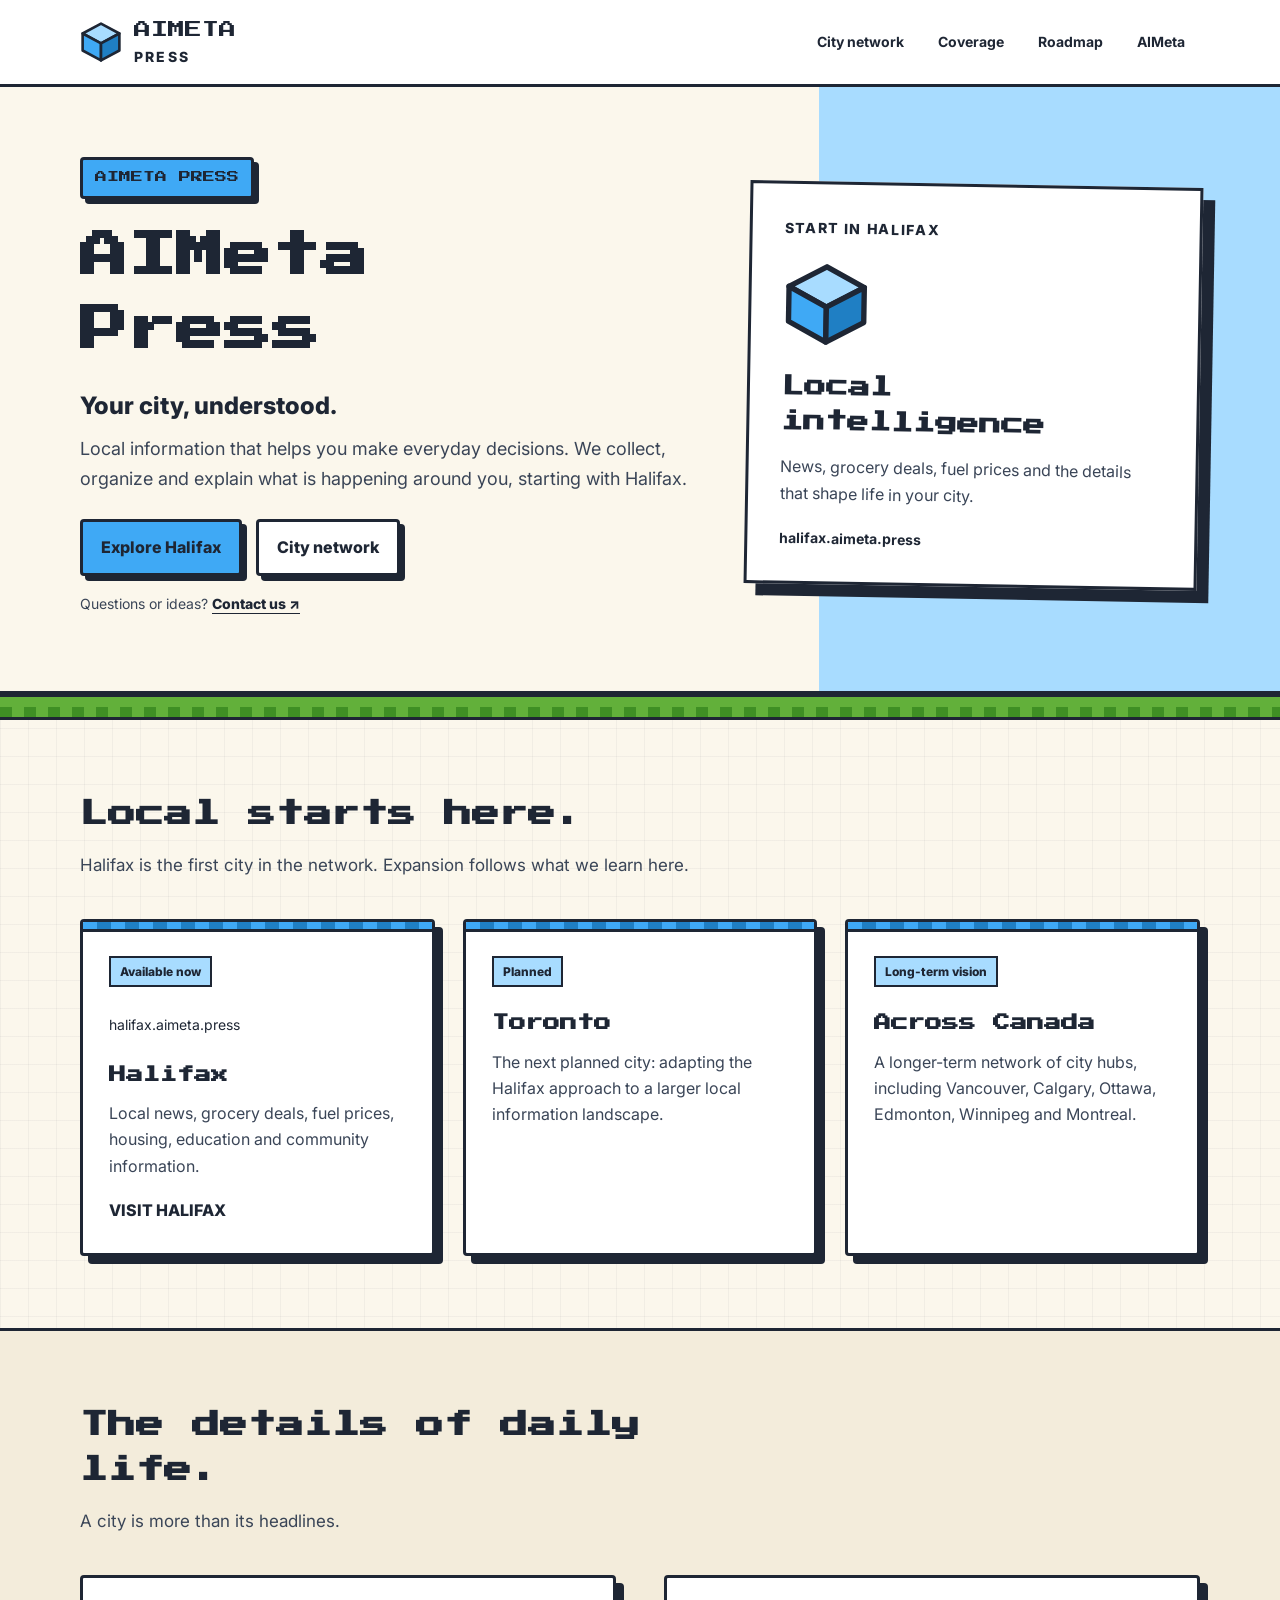
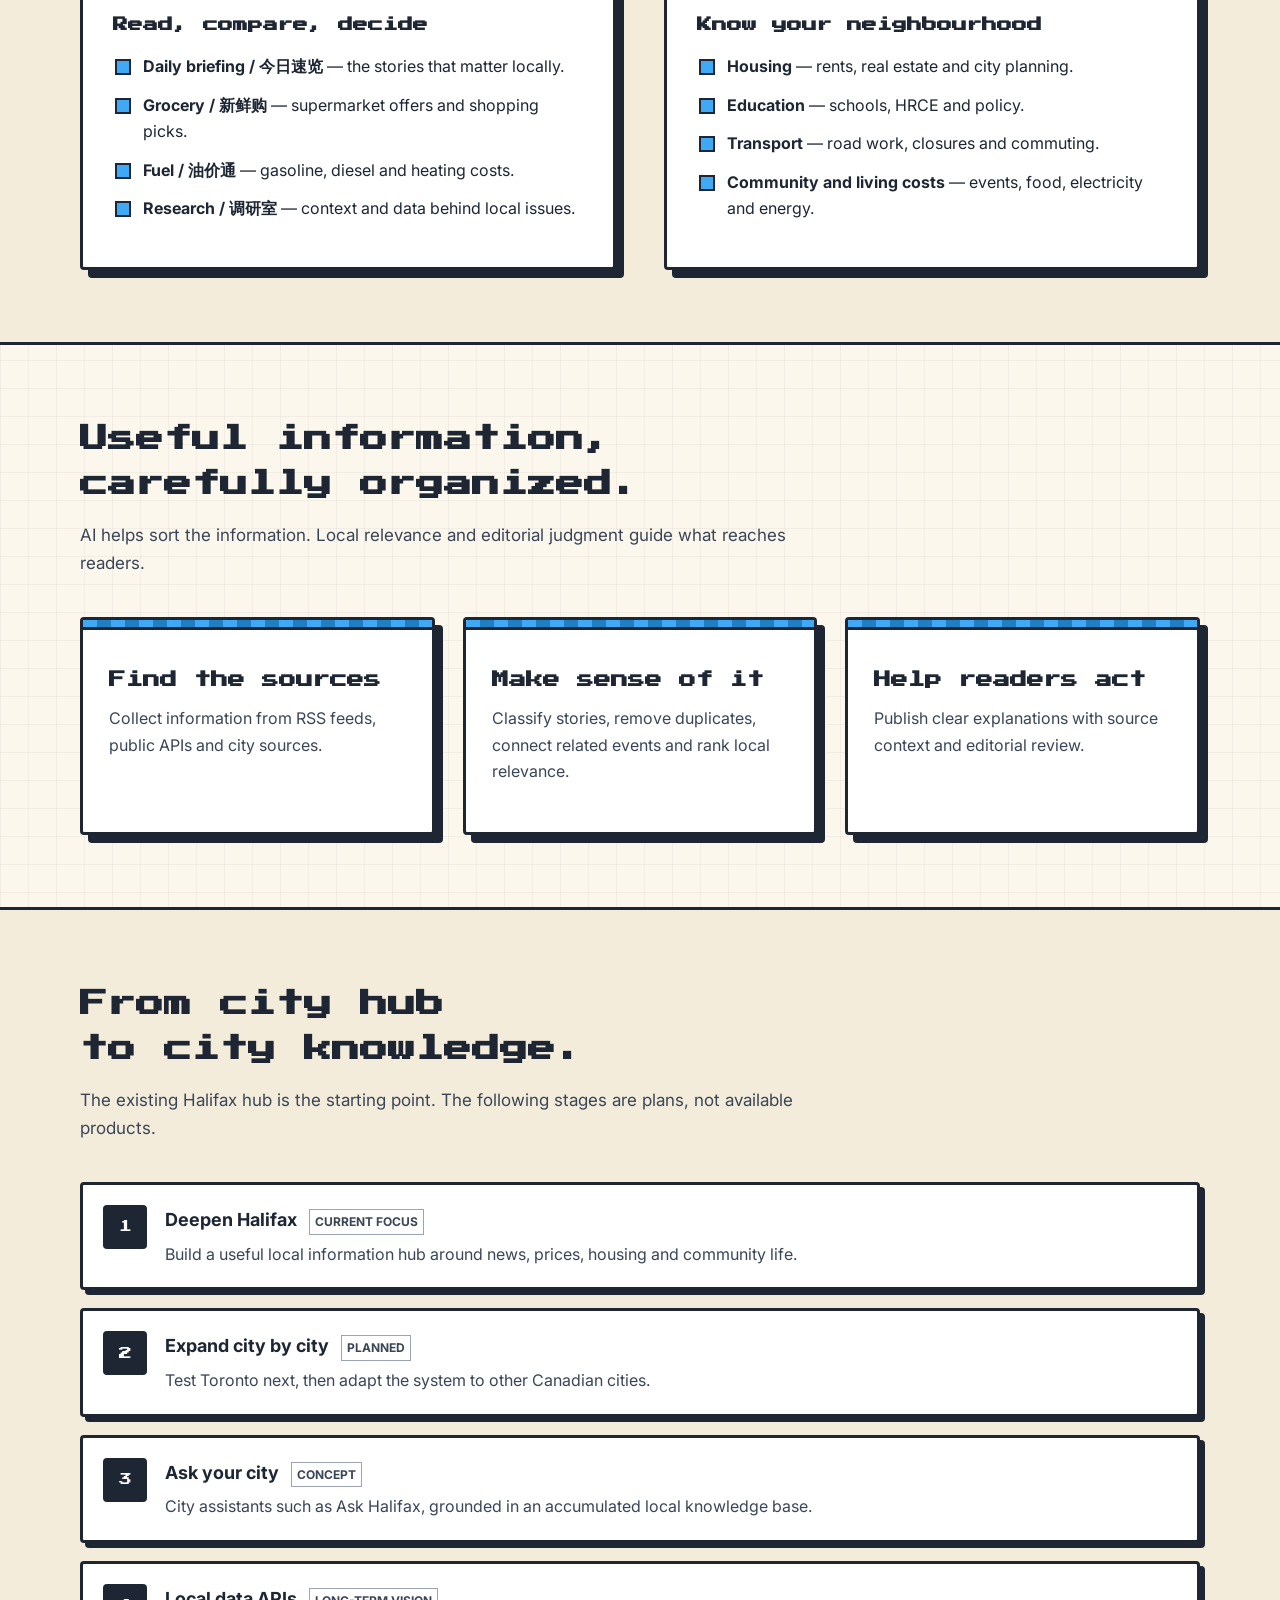
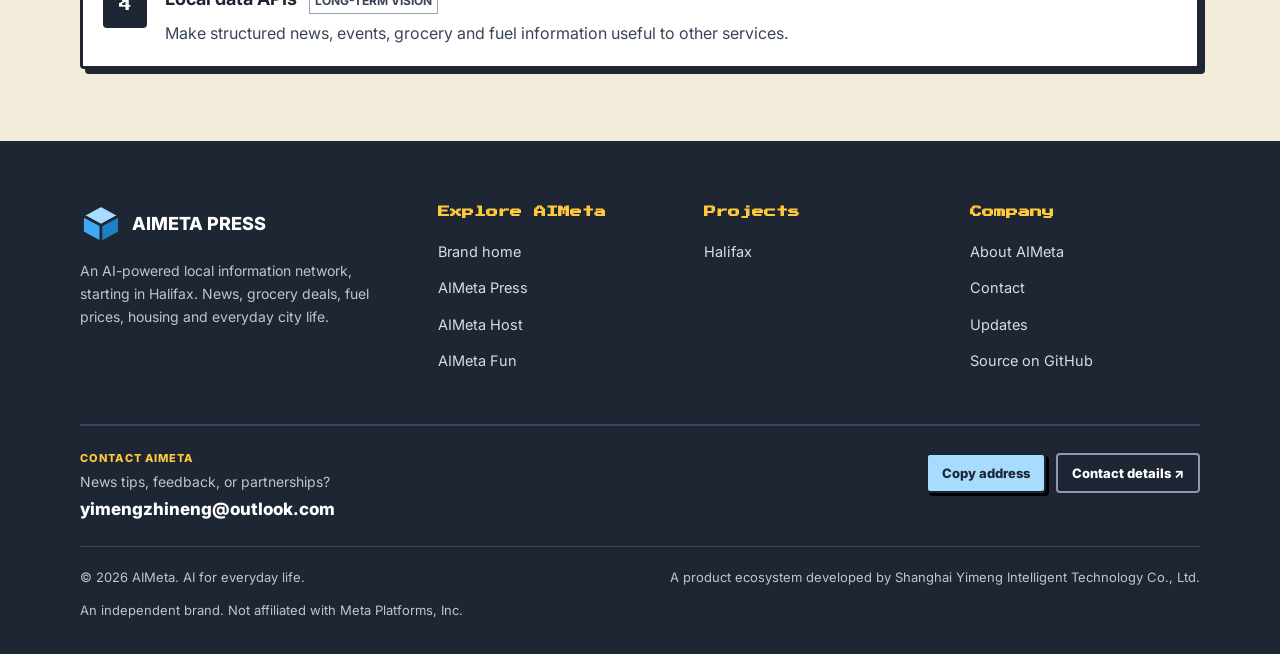
<file: index.html>
<!DOCTYPE html>
<html lang="en"><head><meta charset="UTF-8"><meta name="viewport" content="width=device-width, initial-scale=1"><title>Your city, understood. — AIMeta Press</title><meta name="description" content="An AI-powered local information network, starting in Halifax. News, grocery deals, fuel prices, housing and everyday city life."><link rel="canonical" href="https://aimeta.press/"><meta property="og:type" content="website"><meta property="og:site_name" content="AIMeta Press"><meta property="og:title" content="Your city, understood. — AIMeta Press"><meta property="og:description" content="An AI-powered local information network, starting in Halifax. News, grocery deals, fuel prices, housing and everyday city life."><meta property="og:url" content="https://aimeta.press/"><meta name="twitter:card" content="summary_large_image">
<meta property="og:image" content="https://aimeta.press/og.png">
<meta property="og:image:width" content="1200">
<meta property="og:image:height" content="630"><link rel="icon" type="image/svg+xml" href="./favicon.svg"><link rel="preconnect" href="https://fonts.googleapis.com"><link rel="preconnect" href="https://fonts.gstatic.com" crossorigin><link href="https://fonts.googleapis.com/css2?family=Inter:wght@400;600;700;800&amp;family=Press+Start+2P&amp;display=swap" rel="stylesheet"><link rel="stylesheet" href="./css/style.css?v=20261014-contact-v3"><noscript><style>.reveal{opacity:1 !important;transform:none !important}</style></noscript><script type="application/ld+json">{"@context": "https://schema.org", "@type": "WebSite", "name": "AIMeta Press", "url": "https://aimeta.press/", "description": "An AI-powered local information network, starting in Halifax. News, grocery deals, fuel prices, housing and everyday city life.", "publisher": {"@type": "Organization", "name": "AIMeta", "url": "https://aimeta.website/"}}</script></head><body class="world-press"><a class="skip-link" href="#main">Skip to content</a><header class="site-header"><div class="wrap header-inner"><a class="brand" href="./" aria-label="AIMeta Press home"><svg class="brand-cube" viewBox="0 0 64 64" aria-hidden="true"><polygon points="32,4 60,19 32,34 4,19" fill="#a8dcff" stroke="#1e2634" stroke-width="4" stroke-linejoin="round"/><polygon points="4,19 32,34 32,60 4,45" fill="#3fa9f5" stroke="#1e2634" stroke-width="4" stroke-linejoin="round"/><polygon points="60,19 32,34 32,60 60,45" fill="#1f7fc4" stroke="#1e2634" stroke-width="4" stroke-linejoin="round"/></svg><span class="brand-name">AIMETA<span class="brand-world">Press</span></span></a><button class="nav-toggle" type="button" aria-label="Open menu" aria-expanded="false" aria-controls="site-nav"><span></span><span></span><span></span></button><nav class="nav" id="site-nav" aria-label="Main navigation"><a href="#cities">City network</a><a href="#coverage">Coverage</a><a href="#roadmap">Roadmap</a><a href="https://aimeta.website/">AIMeta</a></nav></div></header><main id="main"><section class="hero"><div class="wrap hero-layout"><div class="hero-inner"><span class="tag tag-press">AIMeta Press</span><h1>AIMeta<br>Press</h1><p class="hero-title">Your city, understood.</p><p class="lede">Local information that helps you make everyday decisions. We collect, organize and explain what is happening around you, starting with Halifax.</p><div class="hero-ctas"><a class="btn btn-sky" href="https://halifax.aimeta.press">Explore Halifax</a><a class="btn" href="#cities">City network</a></div><p class="hero-contact">Questions or ideas? <a href="#contact">Contact us ↗</a></p></div><aside class="hero-feature" aria-label="Featured project"><span class="eyebrow">START IN HALIFAX</span><svg class="feature-cube" viewBox="0 0 64 64" aria-hidden="true"><polygon points="32,4 60,19 32,34 4,19" fill="#a8dcff" stroke="#1e2634" stroke-width="4" stroke-linejoin="round"/><polygon points="4,19 32,34 32,60 4,45" fill="#3fa9f5" stroke="#1e2634" stroke-width="4" stroke-linejoin="round"/><polygon points="60,19 32,34 32,60 60,45" fill="#1f7fc4" stroke="#1e2634" stroke-width="4" stroke-linejoin="round"/></svg><h2>Local intelligence</h2><p>News, grocery deals, fuel prices and the details that shape life in your city.</p><span class="feature-domain">halifax.aimeta.press</span></aside></div></section><div class="grass-divider" aria-hidden="true"></div><section class="section" id="cities"><div class="wrap"><div class="section-head reveal"><h2 class="px-title">Local starts here.</h2><p class="section-sub">Halifax is the first city in the network. Expansion follows what we learn here.</p></div><div class="cards-3"><a href="https://halifax.aimeta.press" class="pixel-card card-press reveal"><div class="card-top" aria-hidden="true"></div><span class="status-label">Available now</span><span class="proj-domain">halifax.aimeta.press</span><h3>Halifax</h3><p>Local news, grocery deals, fuel prices, housing, education and community information.</p><span class="card-link">Visit Halifax</span></a><article class="pixel-card card-press reveal"><div class="card-top" aria-hidden="true"></div><span class="status-label">Planned</span><h3>Toronto</h3><p>The next planned city: adapting the Halifax approach to a larger local information landscape.</p></article><article class="pixel-card card-press reveal"><div class="card-top" aria-hidden="true"></div><span class="status-label">Long-term vision</span><h3>Across Canada</h3><p>A longer-term network of city hubs, including Vancouver, Calgary, Ottawa, Edmonton, Winnipeg and Montreal.</p></article></div></div></section><section class="section section-deep" id="coverage"><div class="wrap"><div class="section-head reveal"><h2 class="px-title">The details of daily life.</h2><p class="section-sub">A city is more than its headlines.</p></div><div class="split"><div class="panel reveal"><h3 class="px">Read, compare, decide</h3><ul class="pixel-list blue"><li><strong>Daily briefing / 今日速览</strong> — the stories that matter locally.</li><li><strong>Grocery / 新鲜购</strong> — supermarket offers and shopping picks.</li><li><strong>Fuel / 油价通</strong> — gasoline, diesel and heating costs.</li><li><strong>Research / 调研室</strong> — context and data behind local issues.</li></ul></div><div class="panel reveal"><h3 class="px">Know your neighbourhood</h3><ul class="pixel-list blue"><li><strong>Housing</strong> — rents, real estate and city planning.</li><li><strong>Education</strong> — schools, HRCE and policy.</li><li><strong>Transport</strong> — road work, closures and commuting.</li><li><strong>Community and living costs</strong> — events, food, electricity and energy.</li></ul></div></div></div></section><section class="section" id="approach"><div class="wrap"><div class="section-head reveal"><h2 class="px-title">Useful information,<br>carefully organized.</h2><p class="section-sub">AI helps sort the information. Local relevance and editorial judgment guide what reaches readers.</p></div><div class="cards-3"><article class="pixel-card card-press reveal"><div class="card-top" aria-hidden="true"></div><h3>Find the sources</h3><p>Collect information from RSS feeds, public APIs and city sources.</p></article><article class="pixel-card card-press reveal"><div class="card-top" aria-hidden="true"></div><h3>Make sense of it</h3><p>Classify stories, remove duplicates, connect related events and rank local relevance.</p></article><article class="pixel-card card-press reveal"><div class="card-top" aria-hidden="true"></div><h3>Help readers act</h3><p>Publish clear explanations with source context and editorial review.</p></article></div></div></section><section class="section section-deep" id="roadmap"><div class="wrap"><div class="section-head reveal"><h2 class="px-title">From city hub<br>to city knowledge.</h2><p class="section-sub">The existing Halifax hub is the starting point. The following stages are plans, not available products.</p></div><div class="steps"><article class="step reveal"><span class="step-num">1</span><div><h3>Deepen Halifax <span class="phase-tag">Current focus</span></h3><p>Build a useful local information hub around news, prices, housing and community life.</p></div></article><article class="step reveal"><span class="step-num">2</span><div><h3>Expand city by city <span class="phase-tag">Planned</span></h3><p>Test Toronto next, then adapt the system to other Canadian cities.</p></div></article><article class="step reveal"><span class="step-num">3</span><div><h3>Ask your city <span class="phase-tag">Concept</span></h3><p>City assistants such as Ask Halifax, grounded in an accumulated local knowledge base.</p></div></article><article class="step reveal"><span class="step-num">4</span><div><h3>Local data APIs <span class="phase-tag">Long-term vision</span></h3><p>Make structured news, events, grocery and fuel information useful to other services.</p></div></article></div></div></section></main><footer class="site-footer"><div class="wrap"><div class="footer-grid"><div><div class="footer-brand"><svg class="brand-cube" viewBox="0 0 64 64" aria-hidden="true"><polygon points="32,4 60,19 32,34 4,19" fill="#a8dcff" stroke="#1e2634" stroke-width="4" stroke-linejoin="round"/><polygon points="4,19 32,34 32,60 4,45" fill="#3fa9f5" stroke="#1e2634" stroke-width="4" stroke-linejoin="round"/><polygon points="60,19 32,34 32,60 60,45" fill="#1f7fc4" stroke="#1e2634" stroke-width="4" stroke-linejoin="round"/></svg><span class="brand-name">AIMETA PRESS</span></div><p class="footer-note">An AI-powered local information network, starting in Halifax. News, grocery deals, fuel prices, housing and everyday city life.</p></div><div><h2>Explore AIMeta</h2><ul><li><a href="https://aimeta.website/">Brand home</a></li><li><a href="https://aimeta.press/">AIMeta Press</a></li><li><a href="https://aimeta.host/">AIMeta Host</a></li><li><a href="https://aimeta.fun/">AIMeta Fun</a></li></ul></div><div><h2>Projects</h2><ul><li><a href="https://halifax.aimeta.press">Halifax</a></li></ul></div><div><h2>Company</h2><ul><li><a href="https://aimeta.website/about.html">About AIMeta</a></li><li><a href="#contact">Contact</a></li><li><a href="https://aimeta.website/updates.html">Updates</a></li><li><a href="https://github.com/aimeta-website/aimeta-press">Source on GitHub</a></li></ul></div></div><div class="footer-contact-rail" id="contact" aria-label="Contact AIMeta press">
    <div class="footer-contact-info">
      <span class="footer-contact-eyebrow">CONTACT AIMETA</span>
      <span class="footer-contact-question">News tips, feedback, or partnerships?</span>
      <span class="footer-contact-address">yimengzhineng@outlook.com</span>
    </div>
    <div class="contact-actions footer-contact-actions">
      <div class="contact-buttons">
        <button type="button" class="contact-copy" data-copy-email="yimengzhineng@outlook.com">Copy address</button>
        <a class="footer-about-link" href="https://aimeta.website/about.html#contact">Contact details ↗</a>
      </div>
      <span class="copy-feedback" role="status" aria-live="polite"></span>
    </div>
  </div><div class="footer-bottom"><span>© <span id="year">2026</span> AIMeta. AI for everyday life.</span><span>A product ecosystem developed by Shanghai Yimeng Intelligent Technology Co., Ltd.</span><span>An independent brand. Not affiliated with Meta Platforms, Inc.</span></div></div></footer><script src="./js/main.js?v=20261014-contact-v3" defer></script></body></html>
</file>
<file: css/style.css>
/* ============================================================
   AIMETA — voxel playground design system
   Minecraft / Roblox playful pixel-block style + clean tech feel
   Pixel accent: "Press Start 2P" (headings / tags only)
   Body: "Inter" (clean, readable)
   ============================================================ */

:root {
  --ink: #1e2634;
  --ink-soft: #3a4557;
  --paper: #fbf7ec;
  --paper-deep: #f3ecdb;
  --white: #ffffff;

  --grass: #62b03a;
  --grass-dark: #3f8f24;
  --grass-light: #8fd35f;

  --sky: #3fa9f5;
  --sky-dark: #1f7fc4;
  --sky-light: #a8dcff;

  --sun: #ffc93c;
  --sun-dark: #e0a41c;

  --clay: #ef7d54;
  --clay-dark: #c65a34;

  --dirt: #8a5a3b;

  --press: var(--sky);
  --press-dark: var(--sky-dark);
  --host: var(--grass);
  --host-dark: var(--grass-dark);
  --fun: var(--sun);
  --fun-dark: var(--sun-dark);

  --border: 3px solid var(--ink);
  --shadow-chunky: 8px 8px 0 var(--ink);
  --shadow-chunky-sm: 5px 5px 0 var(--ink);
  --radius: 4px;

  --font-pixel: "Press Start 2P", "Courier New", monospace;
  --font-body: "Inter", -apple-system, BlinkMacSystemFont, "Segoe UI",
    "PingFang SC", "Microsoft YaHei", sans-serif;
}

* { box-sizing: border-box; }

html { scroll-behavior: smooth; }

body {
  margin: 0;
  font-family: var(--font-body);
  color: var(--ink);
  background-color: var(--paper);
  /* subtle pixel grid */
  background-image:
    linear-gradient(rgba(30, 38, 52, 0.045) 1px, transparent 1px),
    linear-gradient(90deg, rgba(30, 38, 52, 0.045) 1px, transparent 1px);
  background-size: 28px 28px;
  line-height: 1.65;
  -webkit-font-smoothing: antialiased;
}

img, svg { max-width: 100%; }

a { color: var(--sky-dark); }

::selection { background: var(--sun); color: var(--ink); }

/* ---------- layout ---------- */
.wrap {
  width: min(1120px, 92%);
  margin: 0 auto;
}

.section { padding: 72px 0; }
.section.tight { padding: 48px 0; }

/* ---------- pixel typography ---------- */
.px {
  font-family: var(--font-pixel);
  line-height: 1.5;
  letter-spacing: 0;
}

.section-head { margin-bottom: 40px; max-width: 720px; }
.section-head.center { margin-left: auto; margin-right: auto; text-align: center; }

.tag {
  display: inline-block;
  font-family: var(--font-pixel);
  font-size: 11px;
  padding: 8px 12px;
  border: var(--border);
  border-radius: var(--radius);
  background: var(--white);
  box-shadow: var(--shadow-chunky-sm);
  margin-bottom: 20px;
  text-transform: uppercase;
}
.tag.tag-press { background: var(--press); color: #fff; }
.tag.tag-host  { background: var(--host); color: #fff; }
.tag.tag-fun   { background: var(--fun); color: var(--ink); }
.tag.tag-ink   { background: var(--ink); color: #fff; }

h2.px-title {
  font-family: var(--font-pixel);
  font-size: clamp(18px, 3.2vw, 28px);
  line-height: 1.6;
  margin: 0 0 14px;
}
.section-sub { color: var(--ink-soft); font-size: 17px; margin: 0; }

/* ---------- header ---------- */
.site-header {
  position: sticky;
  top: 0;
  z-index: 50;
  background: var(--white);
  border-bottom: var(--border);
}
.header-inner {
  display: flex;
  align-items: center;
  justify-content: space-between;
  height: 72px;
}
.brand {
  display: flex;
  align-items: center;
  gap: 12px;
  text-decoration: none;
  color: var(--ink);
}
.brand-name {
  font-family: var(--font-pixel);
  font-size: 18px;
}
.brand-cube { width: 34px; height: 34px; display: block; }

.nav { display: flex; align-items: center; gap: 4px; }
.nav a {
  font-family: var(--font-pixel);
  font-size: 11px;
  text-decoration: none;
  color: var(--ink);
  padding: 10px 12px;
  border: 3px solid transparent;
  border-radius: var(--radius);
  text-transform: uppercase;
}
.nav a:hover { background: var(--paper-deep); border-color: var(--ink); }
.nav a.active { background: var(--ink); color: #fff; }
.nav a.nav-cta {
  background: var(--sun);
  border-color: var(--ink);
  box-shadow: 4px 4px 0 var(--ink);
  margin-left: 8px;
}
.nav a.nav-cta:hover { transform: translate(2px, 2px); box-shadow: 2px 2px 0 var(--ink); }

.nav-toggle {
  display: none;
  background: var(--white);
  border: var(--border);
  border-radius: var(--radius);
  box-shadow: 4px 4px 0 var(--ink);
  width: 46px;
  height: 42px;
  cursor: pointer;
  flex-direction: column;
  align-items: center;
  justify-content: center;
  gap: 5px;
}
.nav-toggle span { display: block; width: 20px; height: 3px; background: var(--ink); }

/* ---------- hero ---------- */
.hero {
  position: relative;
  overflow: hidden;
  padding: 96px 0 88px;
  border-bottom: var(--border);
  background:
    radial-gradient(circle at 85% 20%, var(--sky-light) 0 90px, transparent 91px),
    radial-gradient(circle at 8% 80%, var(--sun) 0 60px, transparent 61px),
    var(--paper);
}
.hero-inner { position: relative; z-index: 2; max-width: 760px; }
.hero h1 {
  font-family: var(--font-pixel);
  font-size: clamp(30px, 6vw, 58px);
  line-height: 1.45;
  margin: 0 0 22px;
}
.hero h1 .hl-grass { color: var(--grass-dark); }
.hero .lede {
  font-size: clamp(17px, 2.4vw, 21px);
  color: var(--ink-soft);
  max-width: 620px;
  margin: 0 0 34px;
}
.hero-ctas { display: flex; flex-wrap: wrap; gap: 16px; }

/* floating voxel cubes */
.cube {
  position: absolute;
  z-index: 1;
  opacity: 0.9;
  animation: floaty 6s ease-in-out infinite;
  pointer-events: none;
}
@keyframes floaty {
  0%, 100% { transform: translateY(0) rotate(-4deg); }
  50% { transform: translateY(-16px) rotate(5deg); }
}

/* ---------- buttons ---------- */
.btn {
  display: inline-block;
  font-family: var(--font-pixel);
  font-size: 13px;
  text-decoration: none;
  color: var(--ink);
  background: var(--white);
  border: var(--border);
  border-radius: var(--radius);
  padding: 14px 20px;
  box-shadow: var(--shadow-chunky-sm);
  transition: transform 0.08s ease, box-shadow 0.08s ease;
  text-transform: uppercase;
}
.btn:hover { transform: translate(3px, 3px); box-shadow: 2px 2px 0 var(--ink); }
.btn:active { transform: translate(5px, 5px); box-shadow: 0 0 0 var(--ink); }
.btn-primary { background: var(--grass); color: #fff; }
.btn-sky { background: var(--sky); color: #fff; }
.btn-sun { background: var(--sun); }
.btn-ink { background: var(--ink); color: #fff; }

/* ---------- cards ---------- */
.cards-3 {
  display: grid;
  grid-template-columns: repeat(3, 1fr);
  gap: 28px;
}
.pixel-card {
  background: var(--white);
  border: var(--border);
  border-radius: var(--radius);
  box-shadow: var(--shadow-chunky);
  padding: 30px 26px;
  display: flex;
  flex-direction: column;
  transition: transform 0.1s ease, box-shadow 0.1s ease;
  position: relative;
}
a.pixel-card { text-decoration: none; color: var(--ink); }
a.pixel-card:hover { transform: translate(4px, 4px); box-shadow: 4px 4px 0 var(--ink); }
.pixel-card .card-top {
  height: 10px;
  margin: -30px -26px 24px;
  border-bottom: var(--border);
  border-radius: 1px 1px 0 0;
}
.card-press .card-top { background: repeating-linear-gradient(90deg, var(--press) 0 14px, var(--press-dark) 14px 28px); }
.card-host .card-top { background: repeating-linear-gradient(90deg, var(--host) 0 14px, var(--host-dark) 14px 28px); }
.card-fun .card-top { background: repeating-linear-gradient(90deg, var(--fun) 0 14px, var(--fun-dark) 14px 28px); }

.pixel-card h3 {
  font-family: var(--font-pixel);
  font-size: 17px;
  margin: 0 0 6px;
  line-height: 1.6;
}
.pixel-card .one-liner {
  font-weight: 700;
  margin: 0 0 12px;
  font-size: 16px;
}
.pixel-card p { color: var(--ink-soft); margin: 0 0 18px; font-size: 15px; }
.pixel-card .card-link {
  margin-top: auto;
  font-family: var(--font-pixel);
  font-size: 11px;
  text-transform: uppercase;
}
.card-press .card-link { color: var(--press-dark); }
.card-host .card-link { color: var(--host-dark); }
.card-fun .card-link { color: var(--fun-dark); }

/* ---------- grass divider ---------- */
.grass-divider {
  height: 26px;
  border-top: var(--border);
  border-bottom: var(--border);
  background:
    linear-gradient(var(--grass) 0 10px, transparent 10px),
    repeating-linear-gradient(90deg, var(--grass-dark) 0 12px, var(--grass) 12px 24px);
  background-color: var(--dirt);
}

/* ---------- live projects ---------- */
.live-badge {
  display: inline-block;
  font-family: var(--font-pixel);
  font-size: 10px;
  background: var(--clay);
  color: #fff;
  border: 3px solid var(--ink);
  border-radius: var(--radius);
  padding: 6px 10px;
  text-transform: uppercase;
  box-shadow: 3px 3px 0 var(--ink);
  animation: blink 2.4s steps(2, start) infinite;
}
@keyframes blink { 50% { opacity: 0.75; } }

.project-card { align-items: flex-start; }
.project-card .proj-domain {
  font-family: var(--font-pixel);
  font-size: 12px;
  margin: 14px 0 8px;
  word-break: break-all;
}
.project-card h3 { font-size: 19px; }

/* ---------- feature / split rows ---------- */
.split {
  display: grid;
  grid-template-columns: 1fr 1fr;
  gap: 48px;
  align-items: center;
}
.panel {
  background: var(--white);
  border: var(--border);
  border-radius: var(--radius);
  box-shadow: var(--shadow-chunky);
  padding: 34px 30px;
}
.panel h3.px { font-size: 15px; margin: 0 0 16px; line-height: 1.7; }

.pixel-list { list-style: none; margin: 0; padding: 0; }
.pixel-list li {
  position: relative;
  padding-left: 30px;
  margin-bottom: 12px;
  font-size: 15.5px;
}
.pixel-list li::before {
  content: "";
  position: absolute;
  left: 2px;
  top: 6px;
  width: 12px;
  height: 12px;
  background: var(--grass);
  border: 2px solid var(--ink);
}
.pixel-list.blue li::before { background: var(--sky); }
.pixel-list.sun li::before { background: var(--sun); }
.pixel-list.clay li::before { background: var(--clay); }

/* roadmap steps */
.steps { display: grid; gap: 18px; margin-top: 8px; }
.step {
  display: flex;
  gap: 18px;
  background: var(--white);
  border: var(--border);
  border-radius: var(--radius);
  box-shadow: var(--shadow-chunky-sm);
  padding: 20px;
  align-items: flex-start;
}
.step-num {
  flex: 0 0 auto;
  font-family: var(--font-pixel);
  font-size: 13px;
  background: var(--ink);
  color: #fff;
  width: 44px;
  height: 44px;
  display: flex;
  align-items: center;
  justify-content: center;
  border-radius: var(--radius);
}
.step.done .step-num { background: var(--grass-dark); }
.step.now .step-num { background: var(--clay); animation: blink 2s steps(2, start) infinite; }
.step h4 { margin: 0 0 6px; font-size: 16px; }
.step p { margin: 0; color: var(--ink-soft); font-size: 14.5px; }
.step .phase-tag {
  font-family: var(--font-pixel);
  font-size: 9px;
  text-transform: uppercase;
  color: var(--ink-soft);
}

/* ---------- updates timeline ---------- */
.timeline { display: grid; gap: 22px; }
.update-card {
  background: var(--white);
  border: var(--border);
  border-radius: var(--radius);
  box-shadow: var(--shadow-chunky-sm);
  padding: 24px 26px;
}
.update-card .date {
  font-family: var(--font-pixel);
  font-size: 10px;
  color: var(--white);
  background: var(--ink);
  display: inline-block;
  padding: 7px 10px;
  border-radius: var(--radius);
  margin-bottom: 12px;
}
.update-card h3 { margin: 0 0 8px; font-size: 18px; }
.update-card p { margin: 0; color: var(--ink-soft); font-size: 15px; }

/* ---------- footer ---------- */
.site-footer {
  background: var(--ink);
  color: #d7dce6;
  border-top: var(--border);
  padding: 56px 0 32px;
}
.footer-grid {
  display: grid;
  grid-template-columns: 1.4fr 1fr 1fr 1fr;
  gap: 36px;
  margin-bottom: 40px;
}
.footer-brand { display: flex; align-items: center; gap: 10px; margin-bottom: 14px; }
.footer-brand .brand-name { color: #fff; font-size: 16px; }
.site-footer h4 {
  font-family: var(--font-pixel);
  font-size: 11px;
  color: var(--sun);
  margin: 0 0 16px;
  text-transform: uppercase;
}
.site-footer ul { list-style: none; margin: 0; padding: 0; }
.site-footer li { margin-bottom: 10px; }
.site-footer a { color: #d7dce6; text-decoration: none; font-size: 14.5px; }
.site-footer a:hover { color: var(--sun); text-decoration: underline; }
.footer-note { font-size: 14px; color: #9aa4b5; max-width: 300px; }
.footer-bottom {
  border-top: 2px solid #3a4557;
  padding-top: 24px;
  display: flex;
  flex-wrap: wrap;
  gap: 12px;
  justify-content: space-between;
  font-size: 13px;
  color: #9aa4b5;
}

/* ---------- 404 ---------- */
.notfound {
  text-align: center;
  padding: 110px 0;
}
.notfound h1 {
  font-family: var(--font-pixel);
  font-size: clamp(48px, 10vw, 96px);
  margin: 0 0 18px;
  color: var(--clay-dark);
  text-shadow: 5px 5px 0 var(--ink);
}

/* ---------- reveal on scroll ---------- */
.reveal { opacity: 0; transform: translateY(22px); transition: opacity 0.5s ease, transform 0.5s ease; }
.reveal.in { opacity: 1; transform: none; }

.cards-4 { grid-template-columns: repeat(2, 1fr); }

/* ---------- responsive ---------- */
@media (max-width: 900px) {
  .cards-3 { grid-template-columns: 1fr; }
  .cards-4 { grid-template-columns: 1fr; }
  .split { grid-template-columns: 1fr; gap: 28px; }
  .footer-grid { grid-template-columns: 1fr 1fr; }
  .section { padding: 56px 0; }
}
@media (max-width: 700px) {
  .nav-toggle { display: flex; }
  .nav {
    display: none;
    position: absolute;
    top: 72px;
    left: 0;
    right: 0;
    background: var(--white);
    border-bottom: var(--border);
    flex-direction: column;
    align-items: stretch;
    padding: 12px 4%;
    gap: 6px;
  }
  .nav.open { display: flex; }
  .nav a { border-color: var(--paper-deep); }
  .nav a.nav-cta { margin-left: 0; text-align: center; }
  .footer-grid { grid-template-columns: 1fr; }
  .hero { padding: 72px 0 64px; }
}


/* Independent brand portals: shared AIMeta voxel language. */
.world-fun { --accent: var(--sun); --accent-light: #ffe69a; }
.world-host { --accent: var(--grass); --accent-light: #c9eca9; }
.world-press { --accent: var(--sky); --accent-light: var(--sky-light); }
.wrap { width: min(1120px, 90%); }
.header-inner { min-height: 84px; height: auto; padding: 12px 0; }
.brand-name { font-size: 17px; line-height: 1.7; }
.brand-world { display: block; font-family: var(--font-body); font-size: 14px; font-weight: 800; letter-spacing: .16em; text-transform: uppercase; }
.brand-cube { width: 42px; height: 42px; flex-shrink: 0; }
.nav a { font-family: var(--font-body); font-size: 14px; font-weight: 700; text-transform: none; }
.hero { padding: 70px 0 76px; background: linear-gradient(90deg, var(--paper) 0 64%, var(--accent-light) 64%); }
.hero-layout { display: grid; grid-template-columns: 1.35fr 1fr; gap: 56px; align-items: center; }
.hero-inner { max-width: none; min-width: 0; }
.hero h1 { font-size: clamp(28px, 4.3vw, 48px); line-height: 1.55; }
.hero .lede { font-size: 18px; margin-bottom: 26px; }
.hero-title { font-weight: 800; font-size: 24px; margin: 0 0 12px; line-height: 1.35; }
.hero-feature { background: var(--white); border: var(--border); box-shadow: 12px 12px 0 var(--ink); padding: 32px; transform: rotate(1deg); }
.hero-feature .feature-cube { display: block; width: 86px; height: 86px; margin: 22px 0; }
.hero-feature h2 { font-family: var(--font-pixel); font-size: 22px; line-height: 1.6; margin: 14px 0; }
.hero-feature p { color: var(--ink-soft); margin: 0 0 20px; }
.feature-domain { display:block; font-family: var(--font-body); font-size:14px; font-weight:700; overflow-wrap:anywhere; }
.eyebrow { display:block; font-size:14px; letter-spacing:.12em; font-weight:800; margin-bottom:18px; }
.tag { font-size:12px; }
.tag.tag-host,.tag.tag-press { color:var(--ink); }
.btn { font-family:var(--font-body); font-size:16px; font-weight:800; text-transform:none; padding:12px 18px; }
.btn-primary,.btn-sky { color:var(--ink); }
.hero-ctas { gap:14px; }
.section-deep { background:var(--paper-deep); border-top:var(--border); border-bottom:var(--border); }
.pixel-card { min-width:0; }
.pixel-card p { font-size:16px; }
.pixel-card .proj-domain { font-family:var(--font-body); font-size:14px; margin:16px 0 12px; overflow-wrap:anywhere; }
.pixel-card .card-link { font-family:var(--font-body); font-size:16px; font-weight:800; color:var(--ink); }
.pixel-card h3 { margin:12px 0; }
.status-label { display:inline-block; align-self:flex-start; background:var(--accent-light); border:2px solid var(--ink); padding:4px 9px; font-size:12px; font-weight:800; margin-bottom:10px; }
.status-concept { background:var(--paper-deep); }
.pixel-list li { font-size:16px; }
.feature-title { font-size:32px; line-height:1.3; margin:12px 0 18px; }
.action-row { margin:24px 0 0; }
.text-link { color:var(--ink); font-weight:800; text-underline-offset:5px; }
.step h3 { margin:0 0 6px; font-size:18px; }
.step p { font-size:16px; }
.step .phase-tag { font-family:var(--font-body); font-size:12px; border:1px solid #9aa4b5; padding:2px 5px; display:inline-block; margin-left:8px; }
.site-footer h2 { font-family:var(--font-pixel); font-size:12px; color:var(--sun); margin:0 0 16px; line-height:1.6; }
.footer-brand .brand-name { font-family:var(--font-body); font-weight:800; font-size:18px; }
.footer-note,.footer-bottom { color:#bdc5d2; }
section[id] { scroll-margin-top:110px; }
:focus-visible { outline:3px solid var(--ink); outline-offset:5px; }
.site-footer :focus-visible { outline-color:var(--sun); }
.skip-link { position:absolute; top:-100px; left:16px; padding:12px 20px; background:var(--sun); color:var(--ink); font-weight:700; z-index:100; }
.skip-link:focus { top:10px; }
@media(min-width:701px) { .nav-toggle { display:none; } }
@media(max-width:900px) { .hero-layout { grid-template-columns:1fr; gap:34px; } .hero { background:var(--paper); padding:52px 0; } .hero-feature { transform:none; box-shadow:8px 8px 0 var(--ink); background:var(--accent-light); } .hero-feature .feature-cube { width:56px; height:56px; margin:14px 0; } .hero-feature h2 { font-size:20px; } .hero h1 { font-size:clamp(26px,6vw,48px); } }
@media(max-width:700px) { .nav { top:100%; } .brand-name { font-size:15px; } .brand-world { font-size:12px; } .hero-ctas { flex-direction:column; align-items:flex-start; } .hero-feature { padding:24px; } .hero h1 { font-size:clamp(24px,7vw,40px); } .section { padding:48px 0; } h2.px-title { font-size:clamp(17px,4.8vw,24px); } .panel { padding:26px 22px; } .feature-title { font-size:28px; } }
@media(prefers-reduced-motion:reduce) { html { scroll-behavior:auto; } *,*::before,*::after { animation:none!important; transition:none!important; } }

/* Shared compact contact rail: the full company information lives on AIMeta About. */
#contact { scroll-margin-top:105px; }
.footer-contact-rail { display:flex; justify-content:space-between; align-items:center; flex-wrap:wrap; gap:20px 36px; padding:24px 0; border-top:2px solid #3a4557; }
.footer-contact-info { min-width:0; display:flex; flex-direction:column; align-items:flex-start; gap:5px; }
.footer-contact-eyebrow { font:800 11px/1.5 var(--font-body); letter-spacing:.1em; color:var(--sun); }
.footer-contact-question { font:400 14px/1.5 var(--font-body); color:#bdc5d2; }
.footer-contact-address { font:800 17px/1.45 var(--font-body); color:#fff; user-select:text; overflow-wrap:anywhere; }
.footer-contact-actions { min-width:0; }
.contact-buttons { display:flex; gap:10px; flex-wrap:wrap; align-items:center; }
.footer-contact-rail .contact-copy,.footer-contact-rail .footer-about-link { display:inline-flex; justify-content:center; align-items:center; min-height:40px; padding:9px 14px; border:2px solid var(--ink); border-radius:var(--radius); text-decoration:none; font:800 13px var(--font-body); }
.footer-contact-rail .contact-copy { background:var(--accent-light); box-shadow:3px 3px 0 #000; color:var(--ink); cursor:pointer; }
.footer-contact-rail .footer-about-link { border-color:#8c9ab0; background:transparent; color:#fff; }
.footer-contact-rail .footer-about-link:hover { color:var(--sun); border-color:var(--sun); }
.footer-contact-rail :is(.contact-copy,.footer-about-link):focus-visible { outline:3px solid var(--sun); outline-offset:4px; }
.footer-contact-rail .copy-feedback { display:block; margin-top:8px; min-height:1.4em; color:#d7dce6; font-size:12px; }
.footer-contact-rail + .footer-bottom { border-top:1px solid #3a4557; padding-top:20px; }
@media(max-width:700px) { .footer-contact-rail { flex-direction:column; align-items:flex-start; } .footer-contact-address { font-size:16px; } }

/* Quiet contact link in the opening view. */
.hero-contact {margin:16px 0 0; font-size:14px; color:var(--ink-soft);}
.hero-contact a {font-weight:800; color:var(--ink); text-underline-offset:4px;}
</file>
